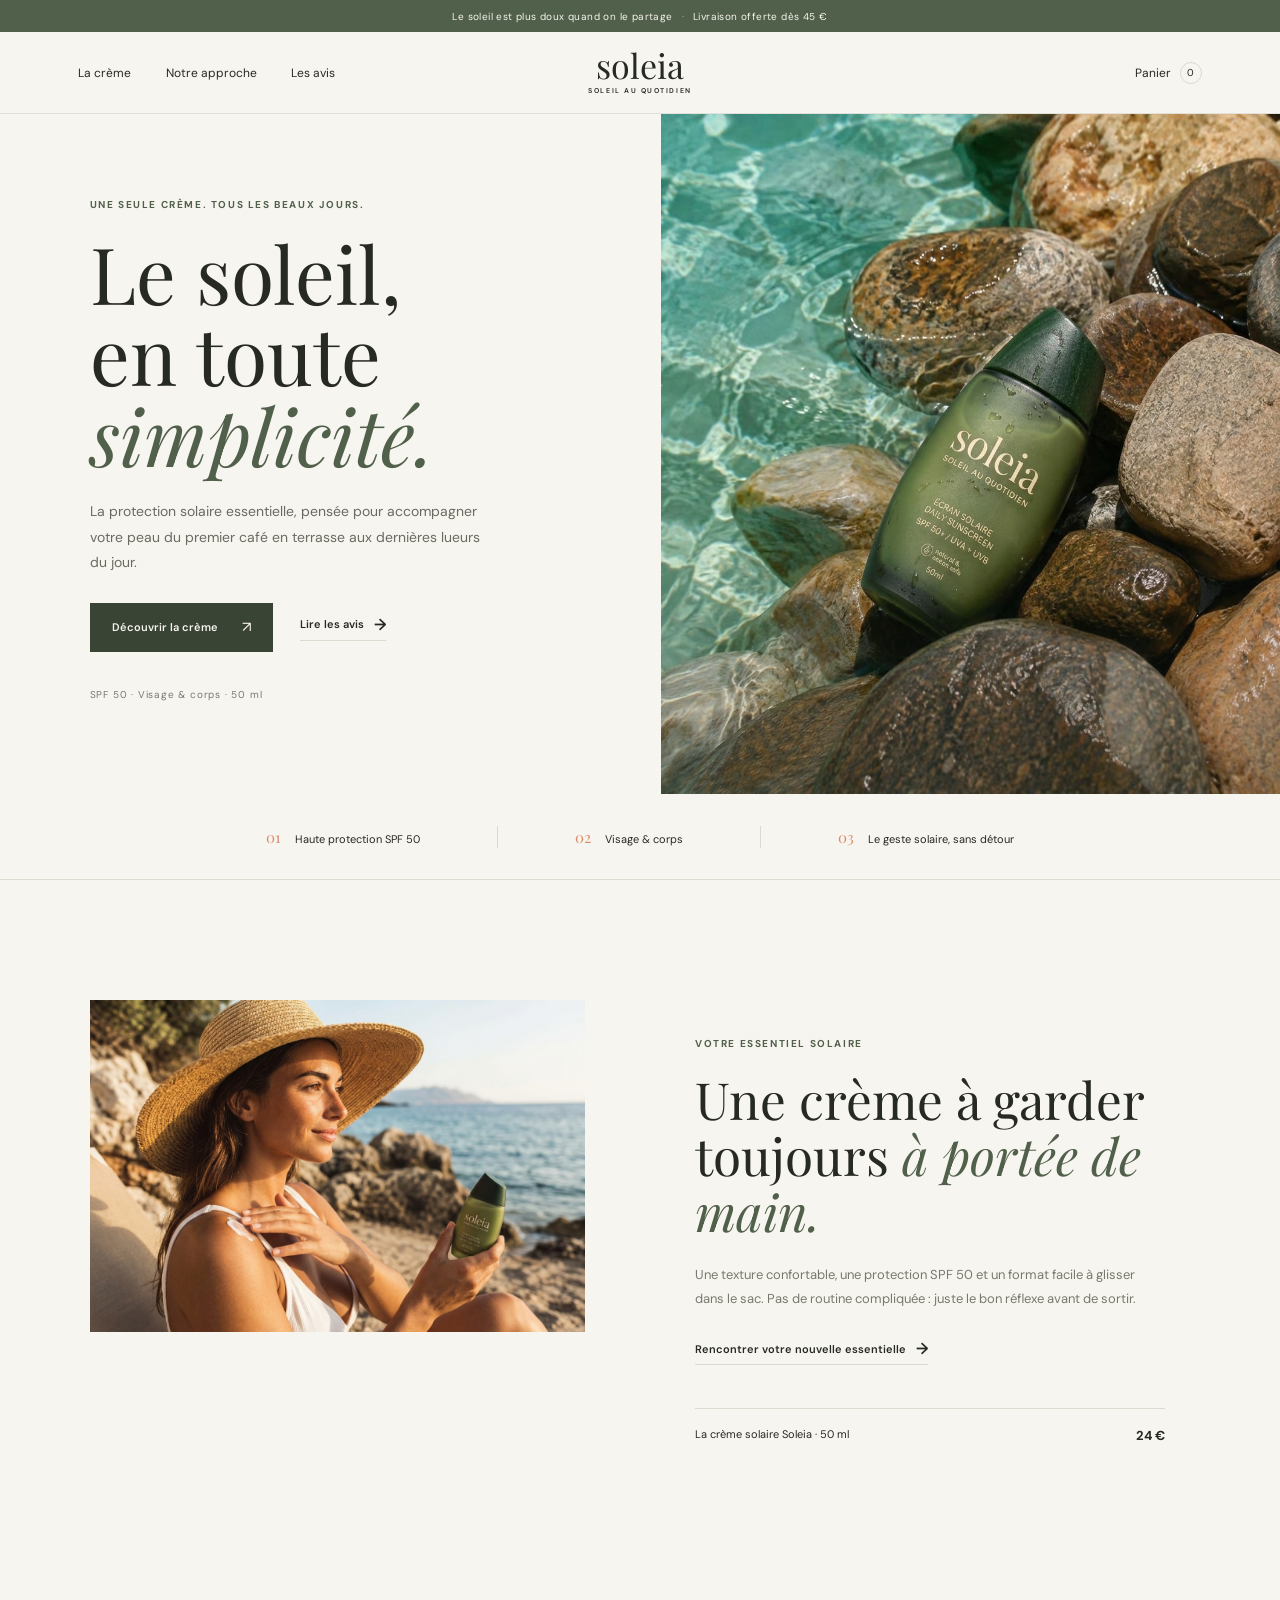
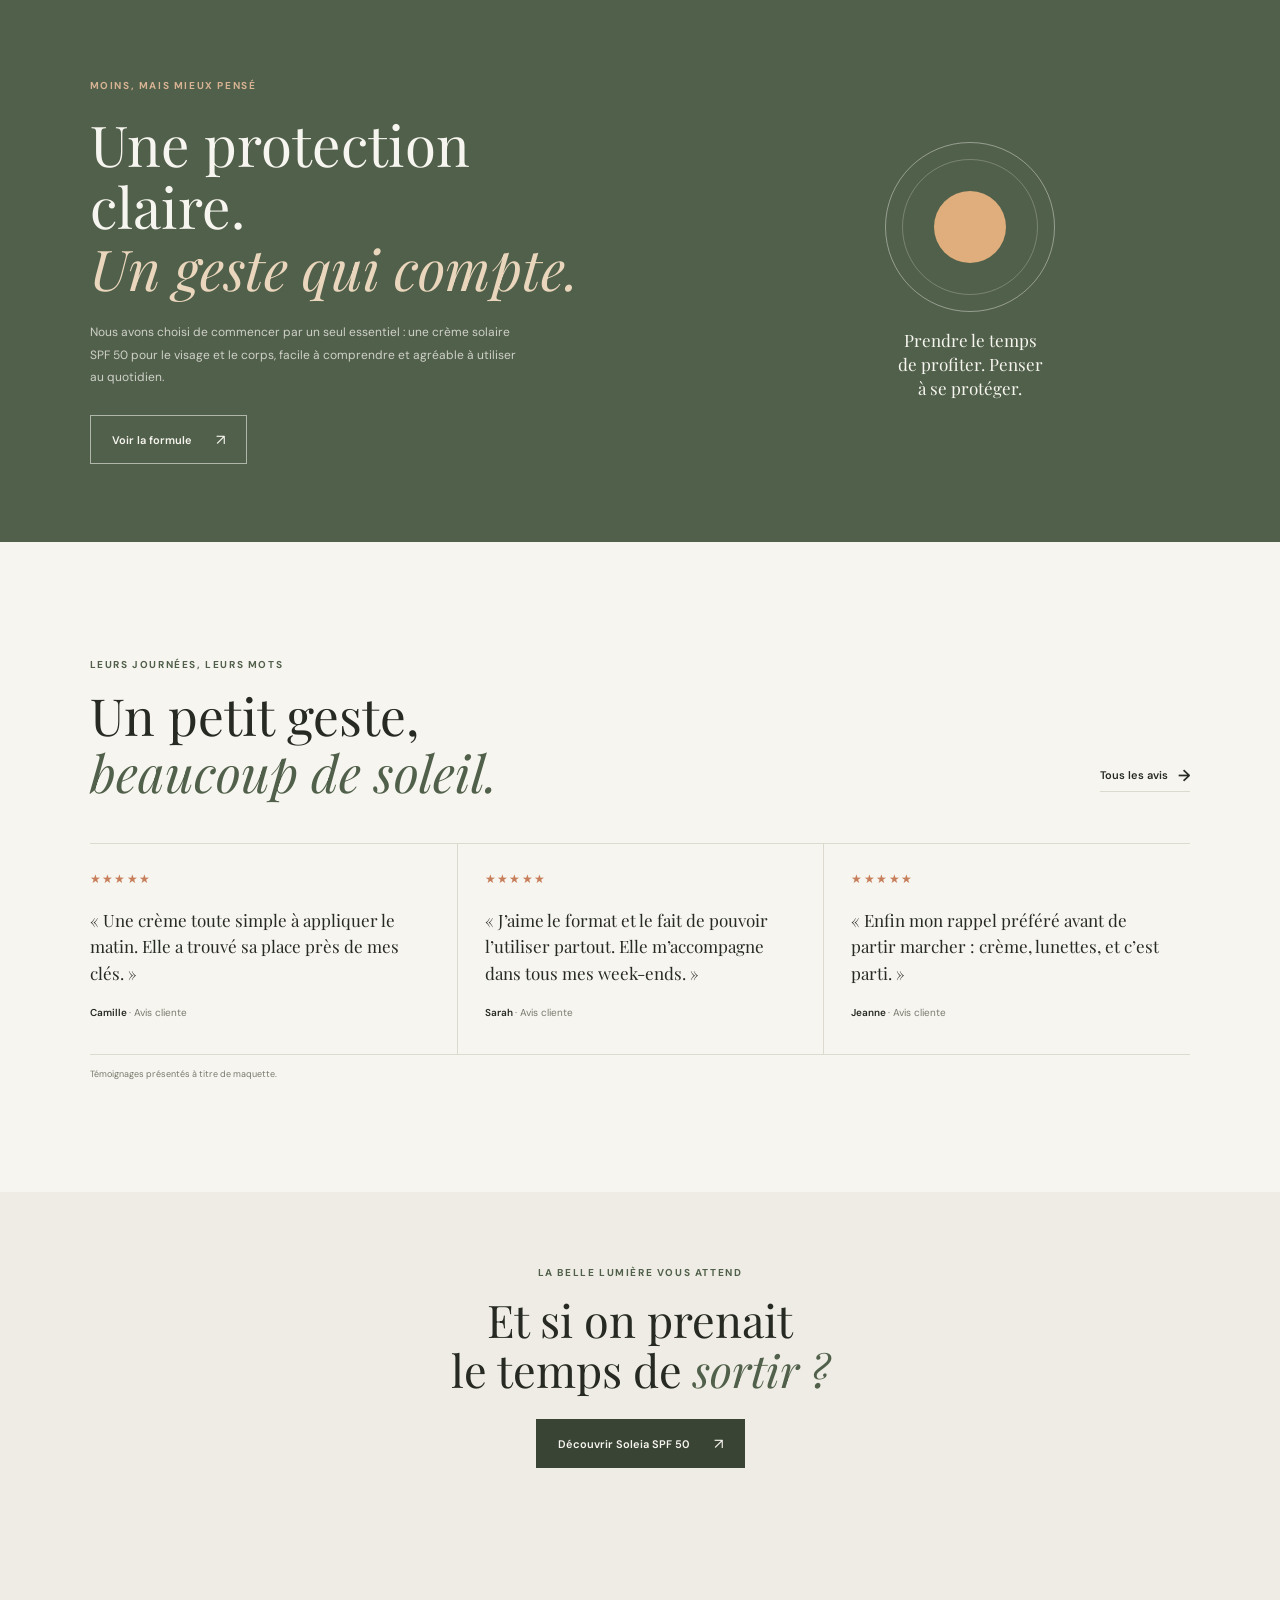
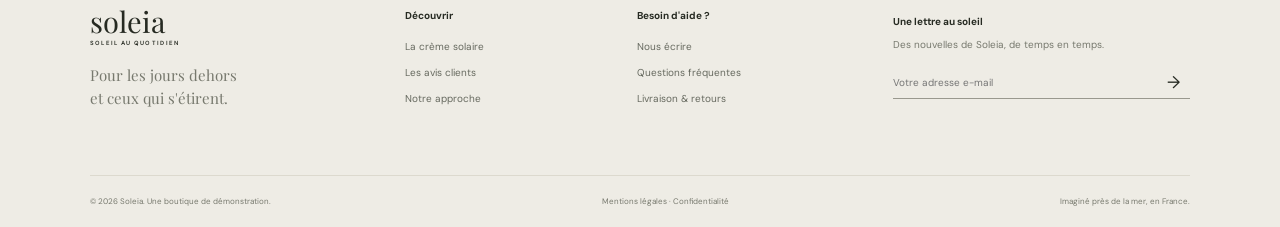
<file: site Lou-Ann/index.html>
<!doctype html>
<html lang="fr">
<head>
  <meta charset="utf-8">
  <meta name="viewport" content="width=device-width, initial-scale=1">
  <meta name="description" content="Soleia, la crème solaire SPF 50 visage & corps pensée pour les journées au soleil. Une protection essentielle, tout simplement.">
  <meta name="theme-color" content="#f7f5ef">
  <title>Soleia — Le soleil, en toute simplicité</title>
  <link rel="preconnect" href="https://fonts.googleapis.com">
  <link rel="preconnect" href="https://fonts.gstatic.com" crossorigin>
  <link href="https://fonts.googleapis.com/css2?family=DM+Sans:wght@400;500;600;700&family=Manrope:wght@400;500;600;700&family=Playfair+Display:wght@400;500&display=swap" rel="stylesheet">
  <link rel="stylesheet" href="styles.css">
  <script src="script.js" defer></script>
</head>
<body>
  <div class="announcement">Le soleil est plus doux quand on le partage <span>·</span> Livraison offerte dès 45 €</div>
  <header class="site-header">
    <button class="menu-toggle" type="button" aria-label="Ouvrir le menu" aria-expanded="false" data-menu-toggle><span></span><span></span></button>
    <nav class="main-nav" aria-label="Navigation principale" data-main-nav>
      <a href="produit.html">La crème</a>
      <a href="index.html#engagement">Notre approche</a>
      <a href="avis.html">Les avis</a>
    </nav>
    <a class="wordmark" href="index.html" aria-label="Soleia, accueil">soleia<span>SOLEIL AU QUOTIDIEN</span></a>
    <button class="cart-trigger" type="button" data-open-cart aria-label="Ouvrir le panier">Panier <span data-cart-count>0</span></button>
  </header>

  <main>
    <section class="home-hero">
      <div class="hero-copy">
        <p class="eyebrow">Une seule crème. Tous les beaux jours.</p>
        <h1>Le soleil,<br>en toute <em>simplicité.</em></h1>
        <p class="hero-intro">La protection solaire essentielle, pensée pour accompagner votre peau du premier café en terrasse aux dernières lueurs du jour.</p>
        <div class="hero-actions">
          <a class="button button-dark" href="produit.html">Découvrir la crème <span aria-hidden="true">↗</span></a>
          <a class="text-link" href="avis.html">Lire les avis <span aria-hidden="true">→</span></a>
        </div>
        <p class="hero-note">SPF 50 · Visage & corps · 50 ml</p>
      </div>
      <div class="hero-visual" role="img" aria-label="Une journée ensoleillée sur la côte méditerranéenne">
        <img class="photo1" src="images/9.jfif" width="100%" height="100%">
      </div>
    </section>

    <section class="benefit-strip" aria-label="Les essentiels Soleia">
      <p><span>01</span> Haute protection SPF 50</p><i aria-hidden="true"></i>
      <p><span>02</span> Visage & corps</p><i aria-hidden="true"></i>
      <p><span>03</span> Le geste solaire, sans détour</p>
    </section>

    <section class="product-intro section-wrap" id="rituel">
      <div class="intro-photo">
        <img class="photo2" src="images/10.jfif" width="100%" height="100%">
      </div>
      <div class="intro-copy">
        <p class="eyebrow">Votre essentiel solaire</p>
        <h2>Une crème à garder<br>toujours <em>à portée de main.</em></h2>
        <p>Une texture confortable, une protection SPF 50 et un format facile à glisser dans le sac. Pas de routine compliquée : juste le bon réflexe avant de sortir.</p>
        <a class="text-link" href="produit.html">Rencontrer votre nouvelle essentielle <span aria-hidden="true">→</span></a>
        <div class="product-price-line"><span>La crème solaire Soleia · 50 ml</span><strong>24 €</strong></div>
      </div>
    </section>

    <section class="approach-band" id="engagement">
      <div class="approach-inner">
        <p class="eyebrow">Moins, mais mieux pensé</p>
        <h2>Une protection claire.<br><em>Un geste qui compte.</em></h2>
        <p>Nous avons choisi de commencer par un seul essentiel : une crème solaire SPF 50 pour le visage et le corps, facile à comprendre et agréable à utiliser au quotidien.</p>
        <a class="button button-outline" href="produit.html">Voir la formule <span aria-hidden="true">↗</span></a>
      </div>
      <div class="approach-side">
        <div class="sun-disc" aria-hidden="true"><span></span></div>
        <p>Prendre le temps<br>de profiter. Penser<br>à se protéger.</p>
      </div>
    </section>

    <section class="reviews-preview section-wrap" id="avis">
      <div class="section-heading">
        <div><p class="eyebrow">Leurs journées, leurs mots</p><h2>Un petit geste,<br><em>beaucoup de soleil.</em></h2></div>
        <a class="text-link" href="avis.html">Tous les avis <span aria-hidden="true">→</span></a>
      </div>
      <div class="review-grid">
        <article class="review-quote"><div class="stars" aria-label="5 étoiles">★★★★★</div><blockquote>« Une crème toute simple à appliquer le matin. Elle a trouvé sa place près de mes clés. »</blockquote><p>Camille <span>· Avis cliente</span></p></article>
        <article class="review-quote"><div class="stars" aria-label="5 étoiles">★★★★★</div><blockquote>« J’aime le format et le fait de pouvoir l’utiliser partout. Elle m’accompagne dans tous mes week-ends. »</blockquote><p>Sarah <span>· Avis cliente</span></p></article>
        <article class="review-quote"><div class="stars" aria-label="5 étoiles">★★★★★</div><blockquote>« Enfin mon rappel préféré avant de partir marcher : crème, lunettes, et c’est parti. »</blockquote><p>Jeanne <span>· Avis cliente</span></p></article>
      </div>
      <p class="review-disclaimer">Témoignages présentés à titre de maquette.</p>
    </section>

    <section class="closing-note">
      <p class="eyebrow">La belle lumière vous attend</p>
      <h2>Et si on prenait<br>le temps de <em>sortir ?</em></h2>
      <a class="button button-dark" href="produit.html">Découvrir Soleia SPF 50 <span aria-hidden="true">↗</span></a>
    </section>
  </main>

  <footer class="site-footer">
    <div class="footer-main">
      <div class="footer-brand"><a class="wordmark" href="index.html">soleia<span>SOLEIL AU QUOTIDIEN</span></a><p>Pour les jours dehors<br>et ceux qui s'étirent.</p></div>
      <div class="footer-links"><p class="footer-title">Découvrir</p><a href="produit.html">La crème solaire</a><a href="avis.html">Les avis clients</a><a href="index.html#engagement">Notre approche</a></div>
      <div class="footer-links"><p class="footer-title">Besoin d'aide ?</p><a href="mailto:bonjour@soleia.fr">Nous écrire</a><a href="produit.html#questions">Questions fréquentes</a><a href="mailto:bonjour@soleia.fr?subject=Livraison">Livraison & retours</a></div>
      <form class="newsletter" data-newsletter><label for="newsletter-email">Une lettre au soleil</label><p>Des nouvelles de Soleia, de temps en temps.</p><div class="newsletter-field"><input id="newsletter-email" type="email" placeholder="Votre adresse e-mail" required><button type="submit" aria-label="S'inscrire">→</button></div><span class="form-message" data-newsletter-message aria-live="polite"></span></form>
    </div>
    <div class="footer-bottom"><span>© 2026 Soleia. Une boutique de démonstration.</span><span><a href="mailto:bonjour@soleia.fr?subject=Mentions%20l%C3%A9gales">Mentions légales</a> · <a href="mailto:bonjour@soleia.fr?subject=Confidentialit%C3%A9">Confidentialité</a></span><span>Imaginé près de la mer, en France.</span></div>
  </footer>

  <dialog class="cart-dialog" data-cart-dialog aria-labelledby="cart-title">
    <div class="cart-head"><div><p class="eyebrow">Votre sélection</p><h2 id="cart-title">Le panier <span data-cart-count>0</span></h2></div><button class="close-button" type="button" data-close-cart aria-label="Fermer le panier">×</button></div>
    <div class="cart-content" data-cart-content></div>
  </dialog>
  <div class="toast" role="status" aria-live="polite" data-toast></div>
</body>
</html>
</file>
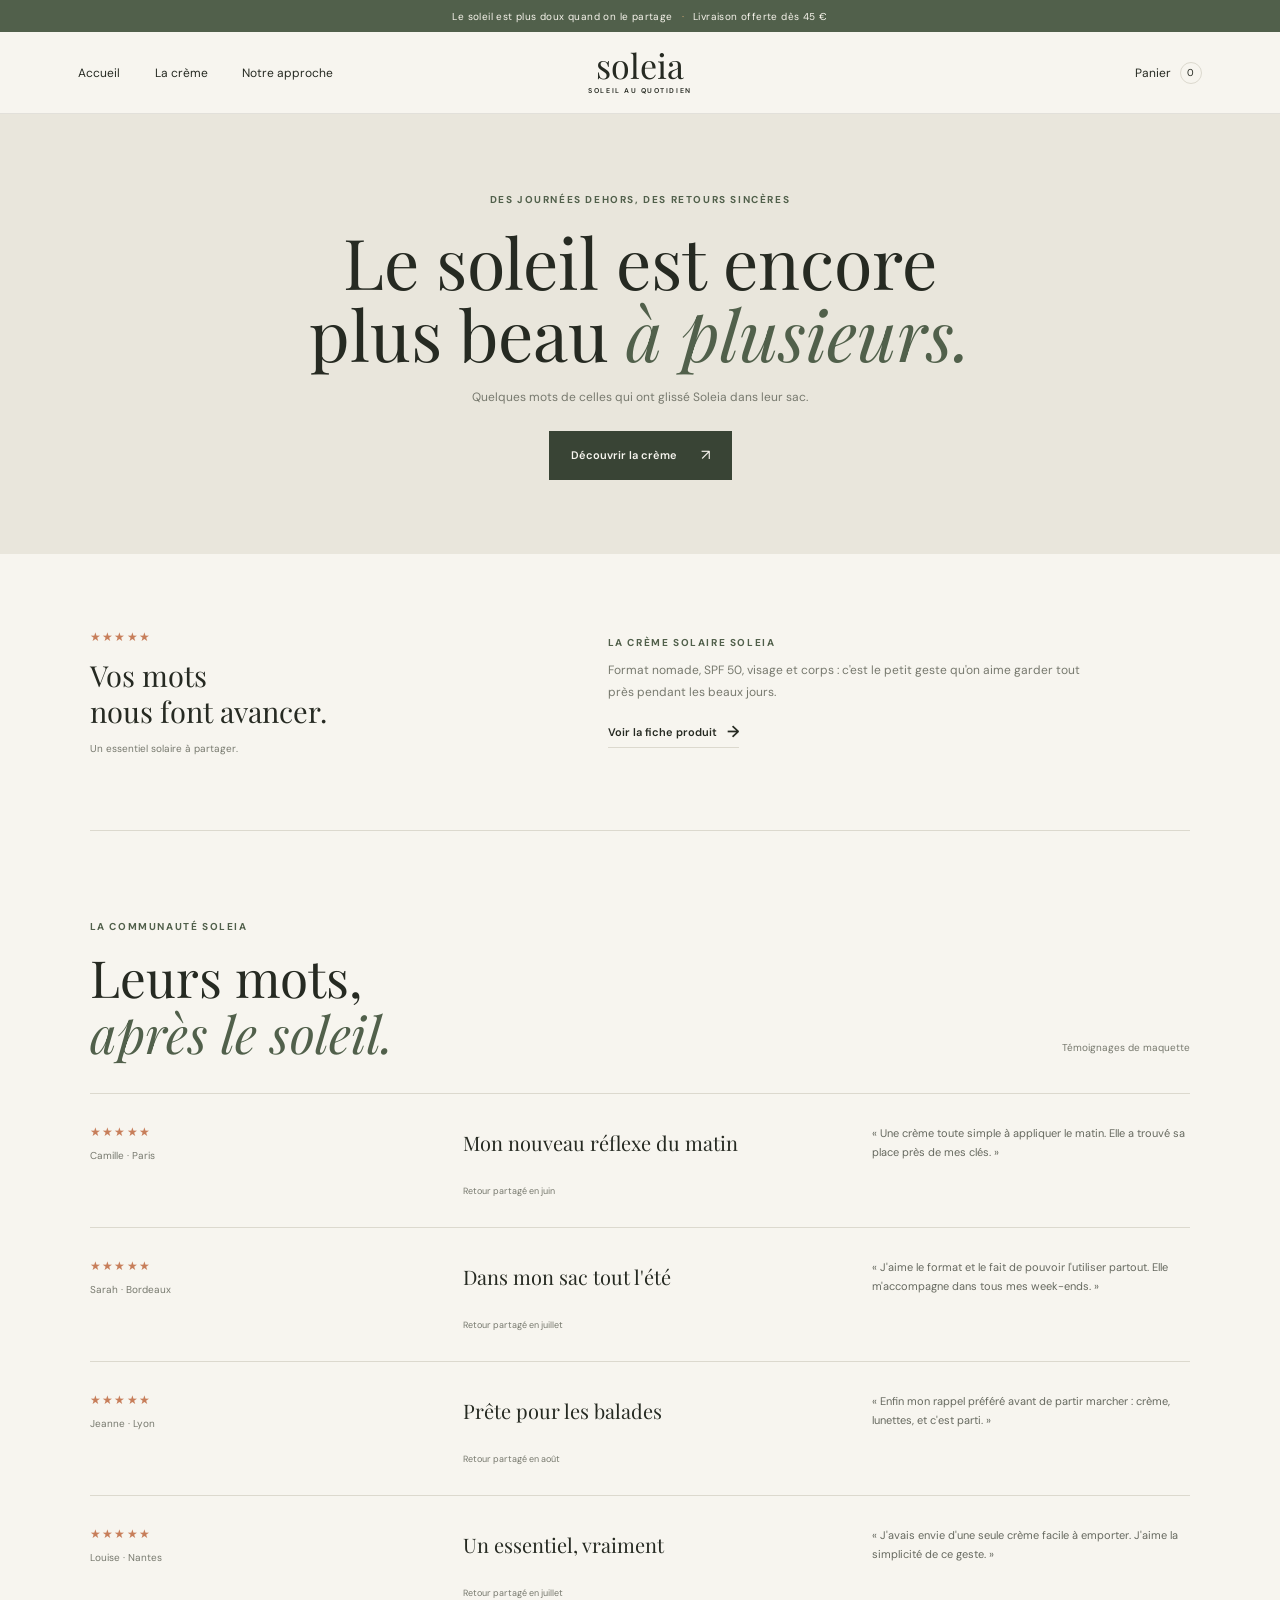
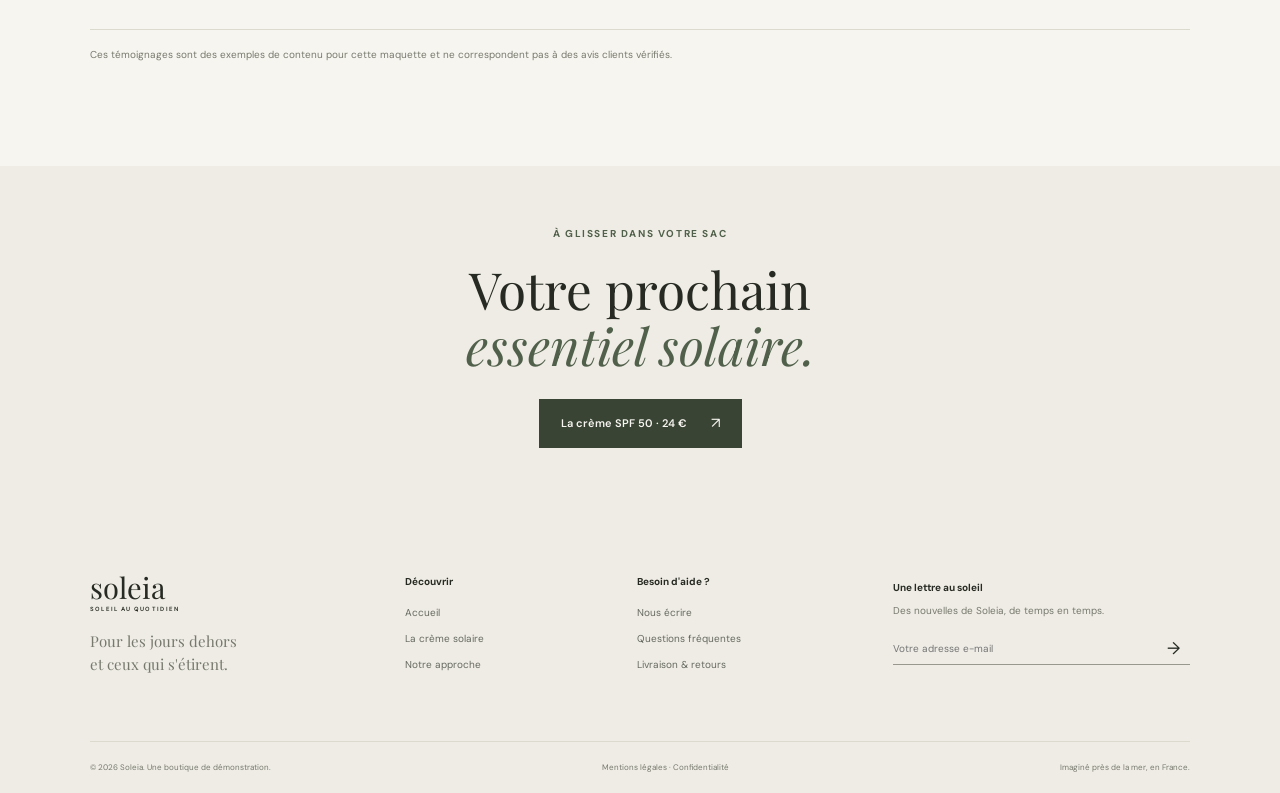
<file: site Lou-Ann/avis.html>
<!doctype html>
<html lang="fr">
<head>
  <meta charset="utf-8">
  <meta name="viewport" content="width=device-width, initial-scale=1">
  <meta name="description" content="Découvrez les avis autour de la crème solaire Soleia SPF 50, pensée pour les journées au soleil.">
  <meta name="theme-color" content="#f7f5ef">
  <title>Les avis clients — Soleia</title>
  <link rel="preconnect" href="https://fonts.googleapis.com">
  <link rel="preconnect" href="https://fonts.gstatic.com" crossorigin>
  <link href="https://fonts.googleapis.com/css2?family=DM+Sans:wght@400;500;600;700&family=Manrope:wght@400;500;600;700&family=Playfair+Display:wght@400;500&display=swap" rel="stylesheet">
  <link rel="stylesheet" href="styles.css">
  <script src="script.js" defer></script>
</head>
<body>
  <div class="announcement">Le soleil est plus doux quand on le partage <span>·</span> Livraison offerte dès 45 €</div>
  <header class="site-header">
    <button class="menu-toggle" type="button" aria-label="Ouvrir le menu" aria-expanded="false" data-menu-toggle><span></span><span></span></button>
    <nav class="main-nav" aria-label="Navigation principale" data-main-nav><a href="index.html">Accueil</a><a href="produit.html">La crème</a><a href="index.html#engagement">Notre approche</a></nav>
    <a class="wordmark" href="index.html" aria-label="Soleia, accueil">soleia<span>SOLEIL AU QUOTIDIEN</span></a>
    <button class="cart-trigger" type="button" data-open-cart aria-label="Ouvrir le panier">Panier <span data-cart-count>0</span></button>
  </header>
  <main>
    <section class="reviews-hero">
      <p class="eyebrow">Des journées dehors, des retours sincères</p>
      <h1>Le soleil est encore<br>plus beau <em>à plusieurs.</em></h1>
      <p>Quelques mots de celles qui ont glissé Soleia dans leur sac.</p>
      <a class="button button-dark" href="produit.html">Découvrir la crème <span aria-hidden="true">↗</span></a>
    </section>
    <section class="review-summary section-wrap">
      <div class="summary-score"><span class="stars" aria-hidden="true">★★★★★</span><strong>Vos mots<br>nous font avancer.</strong><span>Un essentiel solaire à partager.</span></div>
      <div class="summary-note"><p class="eyebrow">La crème solaire Soleia</p><p>Format nomade, SPF 50, visage et corps : c'est le petit geste qu'on aime garder tout près pendant les beaux jours.</p><a class="text-link" href="produit.html">Voir la fiche produit <span>→</span></a></div>
    </section>
    <section class="all-reviews section-wrap">
      <div class="section-heading"><div><p class="eyebrow">La communauté Soleia</p><h2>Leurs mots,<br><em>après le soleil.</em></h2></div><span class="review-count">Témoignages de maquette</span></div>
      <div class="review-list">
        <article class="review-entry"><div class="review-entry-top"><span class="stars" aria-label="5 étoiles">★★★★★</span><span>Camille · Paris</span></div><h3>Mon nouveau réflexe du matin</h3><blockquote>« Une crème toute simple à appliquer le matin. Elle a trouvé sa place près de mes clés. »</blockquote><p class="review-date">Retour partagé en juin</p></article>
        <article class="review-entry"><div class="review-entry-top"><span class="stars" aria-label="5 étoiles">★★★★★</span><span>Sarah · Bordeaux</span></div><h3>Dans mon sac tout l'été</h3><blockquote>« J'aime le format et le fait de pouvoir l'utiliser partout. Elle m'accompagne dans tous mes week-ends. »</blockquote><p class="review-date">Retour partagé en juillet</p></article>
        <article class="review-entry"><div class="review-entry-top"><span class="stars" aria-label="5 étoiles">★★★★★</span><span>Jeanne · Lyon</span></div><h3>Prête pour les balades</h3><blockquote>« Enfin mon rappel préféré avant de partir marcher : crème, lunettes, et c'est parti. »</blockquote><p class="review-date">Retour partagé en août</p></article>
        <article class="review-entry"><div class="review-entry-top"><span class="stars" aria-label="5 étoiles">★★★★★</span><span>Louise · Nantes</span></div><h3>Un essentiel, vraiment</h3><blockquote>« J'avais envie d'une seule crème facile à emporter. J'aime la simplicité de ce geste. »</blockquote><p class="review-date">Retour partagé en juillet</p></article>
      </div>
      <p class="review-disclaimer">Ces témoignages sont des exemples de contenu pour cette maquette et ne correspondent pas à des avis clients vérifiés.</p>
    </section>
    <section class="review-cta"><p class="eyebrow">À glisser dans votre sac</p><h2>Votre prochain<br><em>essentiel solaire.</em></h2><a class="button button-dark" href="produit.html">La crème SPF 50 · 24 € <span>↗</span></a></section>
  </main>
  <footer class="site-footer">
    <div class="footer-main">
      <div class="footer-brand"><a class="wordmark" href="index.html">soleia<span>SOLEIL AU QUOTIDIEN</span></a><p>Pour les jours dehors<br>et ceux qui s'étirent.</p></div>
      <div class="footer-links"><p class="footer-title">Découvrir</p><a href="index.html">Accueil</a><a href="produit.html">La crème solaire</a><a href="index.html#engagement">Notre approche</a></div>
      <div class="footer-links"><p class="footer-title">Besoin d'aide ?</p><a href="mailto:bonjour@soleia.fr">Nous écrire</a><a href="produit.html#questions">Questions fréquentes</a><a href="mailto:bonjour@soleia.fr?subject=Livraison">Livraison & retours</a></div>
      <form class="newsletter" data-newsletter><label for="newsletter-email">Une lettre au soleil</label><p>Des nouvelles de Soleia, de temps en temps.</p><div class="newsletter-field"><input id="newsletter-email" type="email" placeholder="Votre adresse e-mail" required><button type="submit" aria-label="S'inscrire">→</button></div><span class="form-message" data-newsletter-message aria-live="polite"></span></form>
    </div>
    <div class="footer-bottom"><span>© 2026 Soleia. Une boutique de démonstration.</span><span><a href="mailto:bonjour@soleia.fr?subject=Mentions%20l%C3%A9gales">Mentions légales</a> · <a href="mailto:bonjour@soleia.fr?subject=Confidentialit%C3%A9">Confidentialité</a></span><span>Imaginé près de la mer, en France.</span></div>
  </footer>
  <dialog class="cart-dialog" data-cart-dialog aria-labelledby="cart-title"><div class="cart-head"><div><p class="eyebrow">Votre sélection</p><h2 id="cart-title">Le panier <span data-cart-count>0</span></h2></div><button class="close-button" type="button" data-close-cart aria-label="Fermer le panier">×</button></div><div class="cart-content" data-cart-content></div></dialog>
  <div class="toast" role="status" aria-live="polite" data-toast></div>
</body>
</html>
</file>
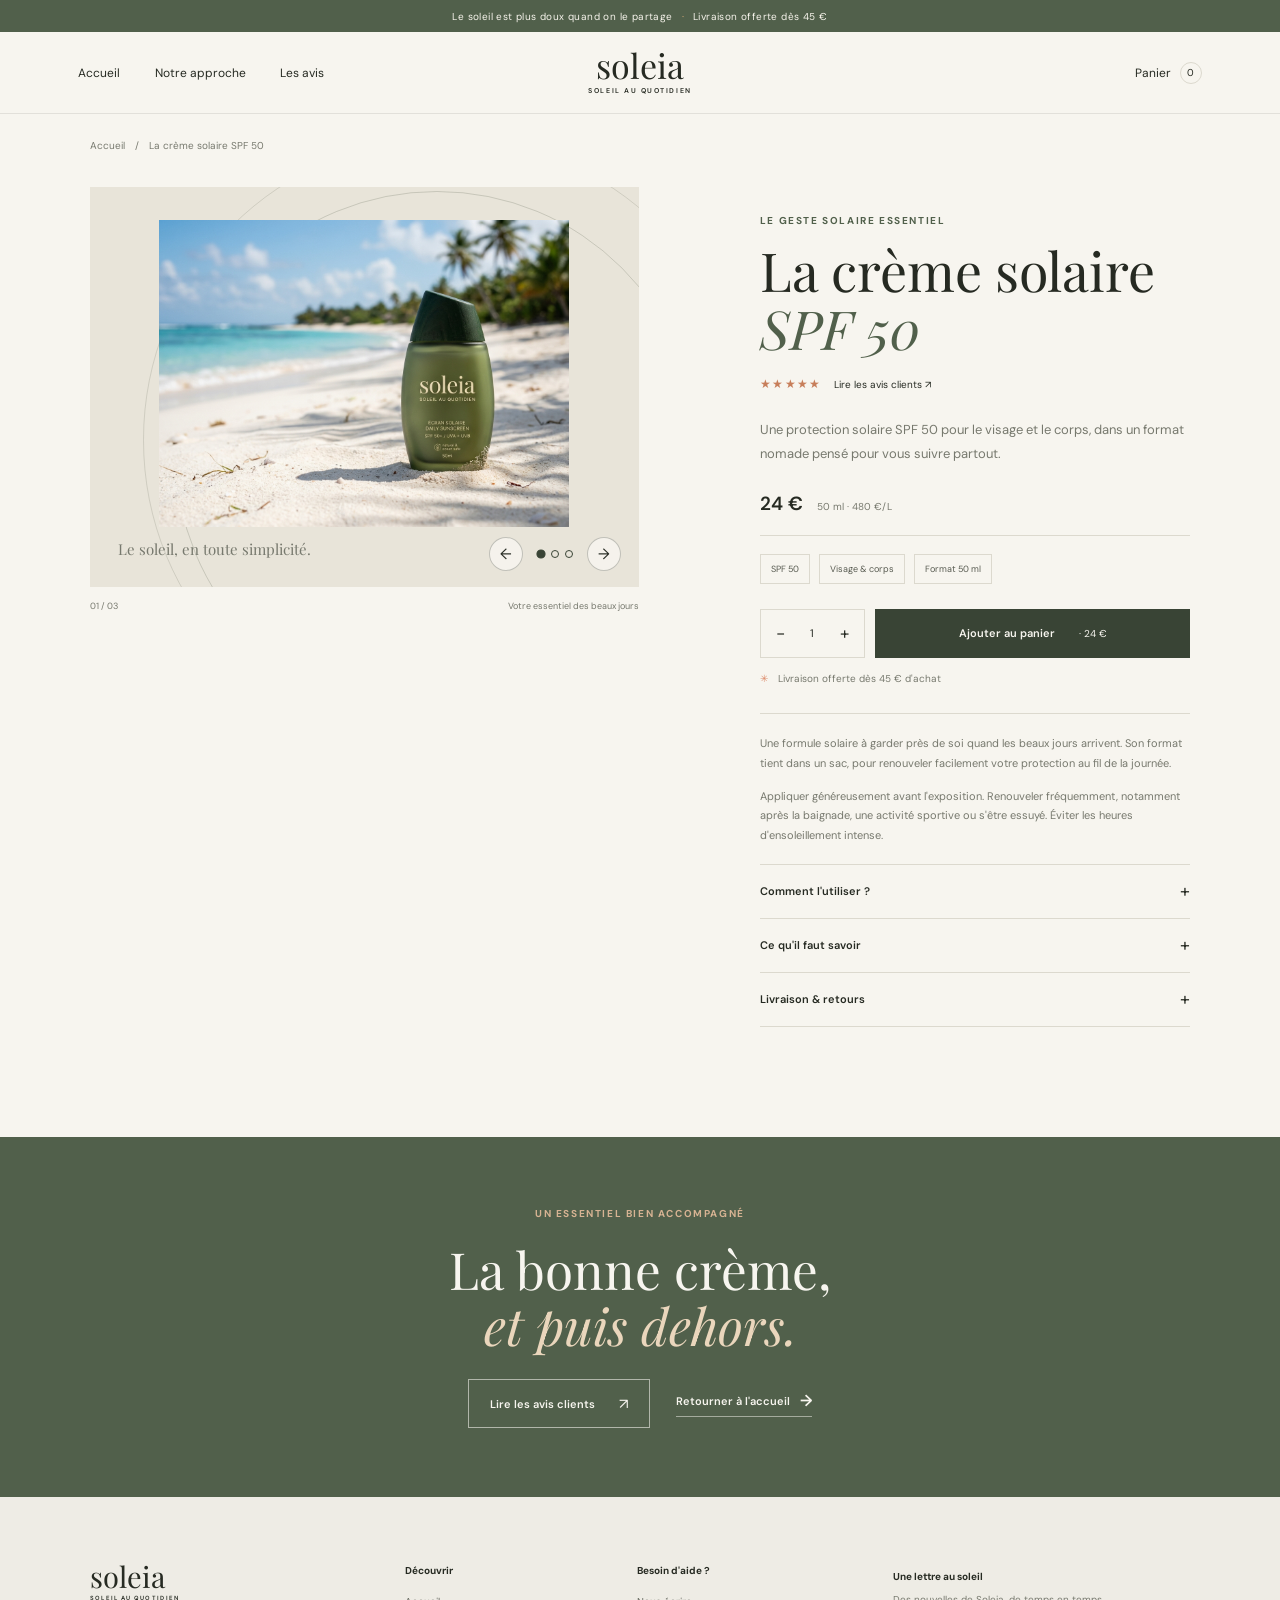
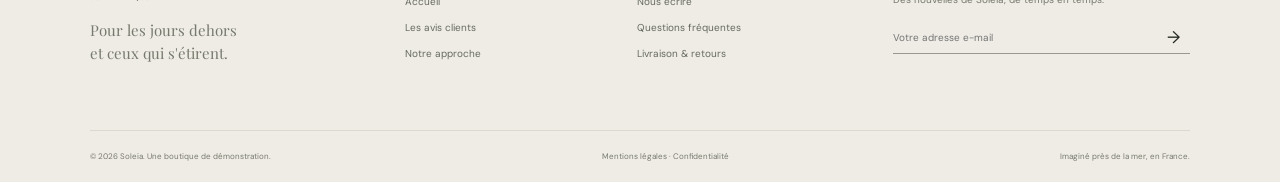
<file: site Lou-Ann/produit.html>
<!doctype html>
<html lang="fr">
<head>
  <meta charset="utf-8">
  <meta name="viewport" content="width=device-width, initial-scale=1">
  <meta name="description" content="Découvrez la crème solaire Soleia SPF 50 visage et corps : votre essentiel des journées ensoleillées, en format 50 ml.">
  <meta name="theme-color" content="#f7f5ef">
  <title>La crème solaire SPF 50 — Soleia</title>
  <link rel="preconnect" href="https://fonts.googleapis.com">
  <link rel="preconnect" href="https://fonts.gstatic.com" crossorigin>
  <link href="https://fonts.googleapis.com/css2?family=DM+Sans:wght@400;500;600;700&family=Manrope:wght@400;500;600;700&family=Playfair+Display:wght@400;500&display=swap" rel="stylesheet">
  <link rel="stylesheet" href="styles.css">
  <script src="script.js" defer></script>
</head>
<body>
  <div class="announcement">Le soleil est plus doux quand on le partage <span>·</span> Livraison offerte dès 45 €</div>
  <header class="site-header">
    <button class="menu-toggle" type="button" aria-label="Ouvrir le menu" aria-expanded="false" data-menu-toggle><span></span><span></span></button>
    <nav class="main-nav" aria-label="Navigation principale" data-main-nav><a href="index.html">Accueil</a><a href="index.html#engagement">Notre approche</a><a href="avis.html">Les avis</a></nav>
    <a class="wordmark" href="index.html" aria-label="Soleia, accueil">soleia<span>SOLEIL AU QUOTIDIEN</span></a>
    <button class="cart-trigger" type="button" data-open-cart aria-label="Ouvrir le panier">Panier <span data-cart-count>0</span></button>
  </header>
  <main>
    <nav class="breadcrumbs" aria-label="Fil d'Ariane"><a href="index.html">Accueil</a><span aria-hidden="true">/</span><span>La crème solaire SPF 50</span></nav>
    <section class="product-page section-wrap">
      <div class="product-gallery">
        <div class="product-stage" data-carousel role="region" aria-roledescription="carrousel" aria-label="Images de la crème solaire Soleia">
          <div class="carousel-track">
            <figure class="carousel-slide is-active" data-carousel-slide>
              <img src="images/8.jfif">
            </figure>
            <figure class="carousel-slide" data-carousel-slide aria-hidden="true">
              <img src="images/7.jpeg">
            </figure>
            <figure class="carousel-slide" data-carousel-slide aria-hidden="true">
              <img src="images/2.jpeg">
            </figure>
          </div>
          <span class="stage-caption">Le soleil, en toute simplicité.</span>
          <div class="carousel-controls" aria-label="Commandes des images">
            <button class="carousel-arrow" type="button" data-carousel-prev aria-label="Image précédente">←</button>
            <div class="carousel-dots" data-carousel-dots aria-label="Choisir une image"></div>
            <button class="carousel-arrow" type="button" data-carousel-next aria-label="Image suivante">→</button>
          </div>
        </div>
        <div class="gallery-caption"><span><span data-carousel-current>01</span> / <span data-carousel-count>03</span></span><span>Votre essentiel des beaux jours</span></div>
      </div>
      <div class="product-details">
        <p class="eyebrow">Le geste solaire essentiel</p>
        <h1>La crème solaire<br><em>SPF 50</em></h1>
        <a class="rating-link" href="avis.html"><span class="stars" aria-hidden="true">★★★★★</span><span>Lire les avis clients <span aria-hidden="true">↗</span></span></a>
        <p class="product-lead">Une protection solaire SPF 50 pour le visage et le corps, dans un format nomade pensé pour vous suivre partout.</p>
        <div class="product-price"><strong>24 €</strong><span>50 ml · 480 €/L</span></div>
        <div class="product-attributes"><span>SPF 50</span><span>Visage & corps</span><span>Format 50 ml</span></div>
        <div class="buy-row"><div class="quantity-control" aria-label="Quantité"><button type="button" data-quantity-minus aria-label="Diminuer la quantité">−</button><output data-quantity>1</output><button type="button" data-quantity-plus aria-label="Augmenter la quantité">+</button></div><button class="button button-dark add-button" type="button" data-add-to-cart>Ajouter au panier <span>· 24 €</span></button></div>
        <p class="shipping-note"><span aria-hidden="true">✳</span> Livraison offerte dès 45 € d'achat</p>
        <div class="product-description"><p>Une formule solaire à garder près de soi quand les beaux jours arrivent. Son format tient dans un sac, pour renouveler facilement votre protection au fil de la journée.</p><p>Appliquer généreusement avant l'exposition. Renouveler fréquemment, notamment après la baignade, une activité sportive ou s'être essuyé. Éviter les heures d'ensoleillement intense.</p></div>
        <div class="product-accordions">
          <details><summary>Comment l'utiliser ?</summary><p>Appliquez généreusement sur le visage et le corps avant l'exposition. Renouvelez fréquemment, en particulier après la baignade, une activité sportive ou vous être essuyé. Une quantité insuffisante réduit le niveau de protection.</p></details>
          <details><summary>Ce qu'il faut savoir</summary><p>Protection SPF 50. Format 50 ml, facile à emporter. Le SPF ne dispense pas des précautions d'usage : vêtements, ombre et limitation de l'exposition aux heures les plus intenses.</p></details>
          <details id="questions"><summary>Livraison & retours</summary><p>Livraison offerte en France dès 45 € d'achat. Pour une question sur votre commande, écrivez-nous à <a href="mailto:bonjour@soleia.fr">bonjour@soleia.fr</a>.</p></details>
        </div>
      </div>
    </section>
    <section class="product-bottom-band"><p class="eyebrow">Un essentiel bien accompagné</p><h2>La bonne crème,<br><em>et puis dehors.</em></h2><div><a class="button button-outline" href="avis.html">Lire les avis clients <span>↗</span></a><a class="text-link" href="index.html">Retourner à l'accueil <span>→</span></a></div></section>
  </main>
  <footer class="site-footer">
    <div class="footer-main">
      <div class="footer-brand"><a class="wordmark" href="index.html">soleia<span>SOLEIL AU QUOTIDIEN</span></a><p>Pour les jours dehors<br>et ceux qui s'étirent.</p></div>
      <div class="footer-links"><p class="footer-title">Découvrir</p><a href="index.html">Accueil</a><a href="avis.html">Les avis clients</a><a href="index.html#engagement">Notre approche</a></div>
      <div class="footer-links"><p class="footer-title">Besoin d'aide ?</p><a href="mailto:bonjour@soleia.fr">Nous écrire</a><a href="#questions">Questions fréquentes</a><a href="mailto:bonjour@soleia.fr?subject=Livraison">Livraison & retours</a></div>
      <form class="newsletter" data-newsletter><label for="newsletter-email">Une lettre au soleil</label><p>Des nouvelles de Soleia, de temps en temps.</p><div class="newsletter-field"><input id="newsletter-email" type="email" placeholder="Votre adresse e-mail" required><button type="submit" aria-label="S'inscrire">→</button></div><span class="form-message" data-newsletter-message aria-live="polite"></span></form>
    </div>
    <div class="footer-bottom"><span>© 2026 Soleia. Une boutique de démonstration.</span><span><a href="mailto:bonjour@soleia.fr?subject=Mentions%20l%C3%A9gales">Mentions légales</a> · <a href="mailto:bonjour@soleia.fr?subject=Confidentialit%C3%A9">Confidentialité</a></span><span>Imaginé près de la mer, en France.</span></div>
  </footer>
  <dialog class="cart-dialog" data-cart-dialog aria-labelledby="cart-title"><div class="cart-head"><div><p class="eyebrow">Votre sélection</p><h2 id="cart-title">Le panier <span data-cart-count>0</span></h2></div><button class="close-button" type="button" data-close-cart aria-label="Fermer le panier">×</button></div><div class="cart-content" data-cart-content></div></dialog>
  <div class="toast" role="status" aria-live="polite" data-toast></div>
</body>
</html>
</file>
<file: site Lou-Ann/styles.css>
@import url('https://fonts.googleapis.com/css2?family=DM+Sans:wght@400;500;600;700&family=Playfair+Display:ital,wght@0,400;0,500;1,400;1,500&display=swap');

:root {
  --paper: #f7f5ef;
  --paper-deep: #eeece4;
  --ink: #262a22;
  --muted: #77796e;
  --olive: #51604b;
  --olive-dark: #394435;
  --coral: #dd8a69;
  --line: #dcd9ce;
  --serif: 'Playfair Display', Georgia, serif;
  --sans: 'DM Sans', 'Manrope', sans-serif;
  color: var(--ink);
  background: var(--paper);
  font-family: var(--sans);
  font-synthesis: none;
  text-rendering: optimizeLegibility;
}

* { box-sizing: border-box; }
html { scroll-behavior: smooth; }
body { margin: 0; min-width: 320px; background: var(--paper); }
button, input { font: inherit; }
button, a { -webkit-tap-highlight-color: transparent; }
a { color: inherit; text-decoration: none; }
button { color: inherit; }
::selection { color: var(--paper); background: var(--olive); }

.announcement { display: flex; min-height: 32px; align-items: center; justify-content: center; gap: 9px; padding: 7px 18px; color: #f8f5ed; background: var(--olive); font-size: 10px; letter-spacing: .04em; text-align: center; }
.announcement span { color: #dbad79; }
.site-header { position: relative; z-index: 5; display: grid; grid-template-columns: 1fr auto 1fr; align-items: center; min-height: 82px; padding: 0 6.1vw; border-bottom: 1px solid rgba(38,42,34,.1); background: var(--paper); }
.main-nav { display: flex; align-items: center; gap: clamp(18px, 2.7vw, 42px); }
.main-nav a, .cart-trigger { font-size: 12px; transition: color .2s ease; }
.main-nav a:hover, .cart-trigger:hover { color: var(--coral); }
.wordmark { display: inline-flex; flex-direction: column; align-items: center; justify-self: center; font-family: var(--serif); font-size: 34px; line-height: .84; letter-spacing: 0; }
.wordmark span { margin-top: 8px; font-family: var(--sans); font-size: 7px; font-weight: 600; letter-spacing: .22em; }
.cart-trigger { justify-self: end; padding: 10px 0 10px 12px; border: 0; background: transparent; cursor: pointer; }
.cart-trigger span { display: inline-grid; width: 22px; height: 22px; margin-left: 6px; place-items: center; border: 1px solid var(--line); border-radius: 50%; font-size: 10px; }
.menu-toggle { display: none; }

.home-hero { display: grid; min-height: min(680px, calc(100svh - 114px)); grid-template-columns: 48% 52%; padding-left: max(7vw, calc((100vw - 1280px)/2)); overflow: hidden; }
.hero-copy { display: flex; flex-direction: column; align-items: flex-start; justify-content: center; padding: 80px 8% 90px 0; animation: arrive .7s ease both; }
.eyebrow { margin: 0 0 20px; color: var(--olive); font-size: 10px; font-weight: 700; letter-spacing: .16em; line-height: 1.5; text-transform: uppercase; }
h1, h2, h3, p { margin-top: 0; }
.hero-copy h1, .reviews-hero h1 { margin: 0; font-family: var(--serif); font-size: clamp(48px, 6.15vw, 82px); font-weight: 400; line-height: 1.03; }
h1 em, h2 em { color: var(--olive); font-weight: 400; }
.hero-intro { max-width: 410px; margin: 24px 0 28px; color: #696b61; font-size: 14px; line-height: 1.8; }
.hero-actions { display: flex; align-items: center; gap: 27px; }
.button { display: inline-flex; min-height: 49px; align-items: center; justify-content: center; gap: 24px; padding: 0 21px; border: 1px solid transparent; font-size: 11px; font-weight: 600; transition: background .2s ease, color .2s ease, border-color .2s ease; cursor: pointer; }
.button span { font-size: 15px; font-weight: 400; }
.button-dark { color: var(--paper); background: var(--olive-dark); }
.button-dark:hover { background: var(--coral); }
.button-outline { color: var(--paper); border-color: rgba(247,245,239,.58); background: transparent; }
.button-outline:hover { color: var(--ink); background: var(--paper); }
.text-link { display: inline-flex; align-items: center; gap: 10px; padding-bottom: 5px; border-bottom: 1px solid var(--line); font-size: 11px; font-weight: 600; }
.text-link span { font-size: 16px; transition: transform .2s ease; }
.text-link:hover span { transform: translateX(3px); }
.hero-note { margin: 36px 0 0; color: var(--muted); font-size: 10px; letter-spacing: .08em; }
.hero-visual { position: relative; min-height: 580px; overflow: hidden; background: #b8c8bf; }
.hero-image { position: absolute; inset: 0; background: linear-gradient(90deg, rgba(31,48,41,.05), transparent 55%), url('https://images.unsplash.com/photo-1507525428034-b723cf961d3e?auto=format&fit=crop&w=1600&q=85') center 48%/cover; animation: image-arrive 1.1s ease both; }
.hero-visual::after { position: absolute; inset: 0; background: linear-gradient(0deg, rgba(28,42,36,.28), transparent 43%); content: ''; }
.sun-stamp { position: absolute; z-index: 1; top: 10%; right: 11%; display: flex; width: 93px; height: 93px; flex-direction: column; align-items: center; justify-content: center; border: 1px solid rgba(255,255,255,.72); border-radius: 50%; color: white; text-align: center; transform: rotate(9deg); }
.sun-stamp span { font-size: 6px; letter-spacing: .13em; }
.sun-stamp strong { margin: 3px 0; font-family: var(--serif); font-size: 21px; font-weight: 400; line-height: .95; }
.tube { position: relative; display: flex; flex-direction: column; align-items: center; filter: drop-shadow(16px 23px 16px rgba(54,47,38,.19)); }
.tube-hero { position: absolute; z-index: 2; top: 50%; left: 50%; width: 176px; height: 314px; transform: translate(-50%,-48%) rotate(-5deg); }
.tube-cap { position: absolute; z-index: 2; bottom: -27px; width: 73px; height: 33px; border-radius: 3px 3px 10px 10px; background: #ded8c8; box-shadow: inset 0 -4px 0 rgba(71,65,52,.08); }
.tube-print { position: relative; display: flex; width: 100%; height: 100%; flex-direction: column; align-items: center; padding: 26px 10px 22px; clip-path: polygon(0 0,100% 0,88% 88%,76% 96%,24% 96%,12% 88%); color: #423f35; background: #f4e9d8; box-shadow: inset -11px 0 18px rgba(98,78,56,.08); text-align: center; }
.tube-print::after { position: absolute; top: 0; right: 12%; width: 1px; height: 87%; background: rgba(114,90,65,.13); content: ''; }
.tube-brand { font-family: var(--serif); font-size: 29px; line-height: 1; }
.tube-small { margin-top: 15px; font-size: 6px; letter-spacing: .15em; }
.tube-title { margin-top: 15px; font-family: var(--serif); font-size: 22px; line-height: 1.05; }
.tube-spf { margin-top: 10px; padding: 4px 12px; border: 1px solid #8d8a72; border-radius: 50%; font-size: 10px; letter-spacing: .08em; }
.tube-bottom { margin-top: auto; font-size: 6px; line-height: 1.7; letter-spacing: .13em; }
.image-caption { position: absolute; z-index: 2; right: 8%; bottom: 5%; margin: 0; color: #fff; font-family: var(--serif); font-size: 16px; line-height: 1.45; text-align: right; }

.benefit-strip { display: flex; min-height: 86px; align-items: center; justify-content: center; gap: clamp(25px, 6vw, 91px); border-bottom: 1px solid var(--line); }
.benefit-strip p { margin: 0; font-size: 11px; }
.benefit-strip p span { margin-right: 11px; color: var(--coral); font-family: var(--serif); font-size: 15px; }
.benefit-strip i { width: 1px; height: 22px; background: var(--line); }
.section-wrap { width: min(1120px, 86vw); margin: 0 auto; }
.product-intro { display: grid; grid-template-columns: 1fr 1fr; align-items: center; gap: 10%; padding-top: 120px; padding-bottom: 120px; }
.intro-photo { position: relative; min-height: 480px; background; }
.photo-label { position: absolute; right: 0; bottom: 0; padding: 13px 17px; color: var(--ink); background: var(--paper); font-size: 9px; letter-spacing: .05em; }
.intro-copy { max-width: 470px; }
.intro-copy h2, .section-heading h2, .approach-inner h2, .closing-note h2, .product-bottom-band h2, .review-cta h2 { margin: 0; font-family: var(--serif); font-size: clamp(36px, 4vw, 53px); font-weight: 400; line-height: 1.1; }
.intro-copy > p:not(.eyebrow) { margin: 23px 0 25px; color: var(--muted); font-size: 13px; line-height: 1.9; }
.product-price-line { display: flex; justify-content: space-between; margin-top: 43px; padding-top: 18px; border-top: 1px solid var(--line); font-size: 11px; }
.product-price-line strong { font-size: 13px; }
.approach-band { display: grid; min-height: 436px; grid-template-columns: 1fr 40%; align-items: center; padding: 78px max(7vw, calc((100vw - 1120px)/2)); color: var(--paper); background: var(--olive); }
.approach-inner { max-width: 540px; }
.approach-inner .eyebrow { color: #d7b393; }
.approach-inner h2 { font-size: clamp(39px, 4.4vw, 57px); }
.approach-inner h2 em { color: #ead6bc; }
.approach-inner > p:not(.eyebrow) { max-width: 430px; margin: 22px 0 26px; color: rgba(247,245,239,.76); font-size: 12px; line-height: 1.9; }
.approach-side { display: flex; flex-direction: column; align-items: center; justify-content: center; gap: 17px; }
.sun-disc { position: relative; display: grid; width: 170px; height: 170px; place-items: center; }
.sun-disc::before, .sun-disc::after, .sun-disc span { position: absolute; content: ''; }
.sun-disc::before { inset: 0; border: 1px solid rgba(247,245,239,.42); border-radius: 50%; }
.sun-disc::after { inset: 17px; border: 1px solid rgba(247,245,239,.24); border-radius: 50%; }
.sun-disc span { width: 72px; height: 72px; border-radius: 50%; background: #dfae7c; }
.approach-side p { margin: 0; font-family: var(--serif); font-size: 17px; line-height: 1.4; text-align: center; }
.reviews-preview { padding-top: 115px; padding-bottom: 112px; }
.section-heading { display: flex; align-items: end; justify-content: space-between; margin-bottom: 43px; }
.section-heading .eyebrow { margin-bottom: 15px; }
.section-heading .text-link { margin-bottom: 8px; }
.review-grid { display: grid; grid-template-columns: repeat(3,1fr); border-top: 1px solid var(--line); border-bottom: 1px solid var(--line); }
.review-quote { min-height: 210px; padding: 27px 27px 24px 0; }
.review-quote + .review-quote { padding-left: 27px; border-left: 1px solid var(--line); }
.stars { color: #c77e5a; font-size: 12px; letter-spacing: .12em; }
.review-quote blockquote { margin: 20px 0 20px; font-family: var(--serif); font-size: 17px; line-height: 1.55; }
.review-quote > p { margin: 0; font-size: 10px; font-weight: 600; }
.review-quote > p span { color: var(--muted); font-weight: 400; }
.review-disclaimer { margin: 13px 0 0; color: var(--muted); font-size: 9px; }
.closing-note { display: flex; min-height: 350px; flex-direction: column; align-items: center; justify-content: center; padding: 65px 20px; background: var(--paper-deep); text-align: center; }
.closing-note .eyebrow { margin-bottom: 15px; }
.closing-note h2 { margin-bottom: 25px; font-size: 45px; }

.breadcrumbs { display: flex; gap: 10px; width: min(1120px, 86vw); margin: 0 auto; padding: 25px 0 15px; color: var(--muted); font-size: 10px; }
.breadcrumbs a:hover { color: var(--coral); }
.product-page { display: grid; grid-template-columns: 1.02fr .8fr; gap: 11%; padding-top: 20px; padding-bottom: 110px; }
.product-gallery { min-width: 0; }
.product-stage { position: relative; min-height: 400px; overflow: hidden; background: #e8e4d9; }
.product-stage::before { position: absolute; right: -11%; bottom: -32%; width: 95%; aspect-ratio: 1; border: 1px solid rgba(82,91,72,.22); border-radius: 50%; content: ''; }
.product-stage::after { position: absolute; right: -20%; bottom: -39%; width: 110%; aspect-ratio: 1; border: 1px solid rgba(82,91,72,.17); border-radius: 50%; content: ''; }
.stage-sun { position: absolute; top: 14%; right: 17%; width: 110px; height: 110px; border-radius: 50%; background: #dca980; opacity: .8; }
.carousel-track { position: absolute; z-index: 1; inset: 0; }
.carousel-slide { position: absolute; inset: 0; display: grid; margin: 0; place-items: center; opacity: 0; pointer-events: none; transition: opacity .55s ease; }
.carousel-slide.is-active { z-index: 1; opacity: 1; pointer-events: auto; }
.carousel-slide img { position: absolute; inset: 0; width: 100%; height: 100%; padding: 6% 8% 11%; object-fit: contain; opacity: 0; transition: opacity .3s ease; }
.carousel-slide.image-ready img { opacity: 1; }
.carousel-fallback { position: relative; display: flex; width: min(70%, 290px); min-height: 270px; flex-direction: column; align-items: center; justify-content: center; gap: 14px; color: #49473d; text-align: center; }
.carousel-fallback::before { position: absolute; z-index: -1; width: 195px; height: 195px; border: 1px solid rgba(82,91,72,.2); border-radius: 50%; content: ''; }
.carousel-fallback span { font-family: var(--serif); font-size: 38px; }
.carousel-fallback strong { font-family: var(--serif); font-size: 19px; font-weight: 400; }
.carousel-fallback small { color: var(--muted); font-size: 9px; }
.carousel-controls { position: absolute; z-index: 3; right: 18px; bottom: 16px; display: flex; align-items: center; gap: 9px; }
.carousel-arrow { display: grid; width: 34px; height: 34px; place-items: center; border: 1px solid rgba(38,42,34,.25); border-radius: 50%; background: rgba(247,245,239,.86); font-size: 15px; cursor: pointer; transition: color .2s, background .2s; }
.carousel-arrow:hover { color: var(--paper); background: var(--olive-dark); }
.carousel-dots { display: flex; align-items: center; gap: 6px; padding: 0 5px; }
.carousel-dot { width: 8px; height: 8px; padding: 0; border: 1px solid var(--olive-dark); border-radius: 50%; background: transparent; cursor: pointer; transition: background .2s, transform .2s; }
.carousel-dot[aria-pressed="true"] { background: var(--olive-dark); transform: scale(1.15); }
.stage-caption { position: absolute; z-index: 2; bottom: 28px; left: 28px; color: var(--muted); font-family: var(--serif); font-size: 15px; }
.gallery-caption { display: flex; justify-content: space-between; padding-top: 13px; color: var(--muted); font-size: 9px; }
.product-details { padding-top: 26px; }
.product-details .eyebrow { margin-bottom: 13px; }
.product-details h1 { margin: 0; font-family: var(--serif); font-size: clamp(38px, 4.2vw, 54px); font-weight: 400; line-height: 1.08; }
.rating-link { display: inline-flex; align-items: center; gap: 12px; margin-top: 19px; font-size: 10px; }
.rating-link:hover > span:last-child { text-decoration: underline; text-underline-offset: 3px; }
.product-lead { margin: 25px 0 26px; color: var(--muted); font-size: 13px; line-height: 1.8; }
.product-price { display: flex; align-items: baseline; gap: 14px; padding-bottom: 19px; border-bottom: 1px solid var(--line); }
.product-price strong { font-size: 19px; font-weight: 600; }
.product-price span { color: var(--muted); font-size: 10px; }
.product-attributes { display: flex; gap: 9px; margin: 18px 0 25px; flex-wrap: wrap; }
.product-attributes span { padding: 8px 10px; border: 1px solid var(--line); color: #585b51; font-size: 9px; }
.buy-row { display: grid; grid-template-columns: 105px 1fr; gap: 10px; }
.quantity-control { display: flex; height: 49px; align-items: center; justify-content: space-around; border: 1px solid var(--line); }
.quantity-control button { width: 32px; height: 100%; border: 0; background: transparent; font-size: 17px; cursor: pointer; }
.quantity-control output { min-width: 18px; font-size: 11px; text-align: center; }
.add-button { width: 100%; padding: 0 13px; }
.add-button span { font-size: 10px; }
.shipping-note { margin: 14px 0 28px; color: var(--muted); font-size: 10px; }
.shipping-note span { margin-right: 7px; color: var(--coral); }
.product-description { padding: 20px 0 5px; border-top: 1px solid var(--line); }
.product-description p { margin-bottom: 13px; color: var(--muted); font-size: 11px; line-height: 1.8; }
.product-accordions { border-top: 1px solid var(--line); }
.product-accordions details { border-bottom: 1px solid var(--line); }
.product-accordions summary { display: flex; min-height: 53px; align-items: center; justify-content: space-between; font-size: 11px; font-weight: 600; cursor: pointer; list-style: none; }
.product-accordions summary::-webkit-details-marker { display: none; }
.product-accordions summary::after { content: '+'; font-size: 18px; font-weight: 400; }
.product-accordions details[open] summary::after { content: '−'; }
.product-accordions details > p { max-width: 490px; margin: 0 0 18px; color: var(--muted); font-size: 11px; line-height: 1.8; }
.product-accordions details a { text-decoration: underline; }
.product-bottom-band { display: flex; min-height: 360px; flex-direction: column; align-items: center; justify-content: center; padding: 65px 20px; color: var(--paper); background: var(--olive); text-align: center; }
.product-bottom-band .eyebrow { color: #d7b393; }
.product-bottom-band h2 { margin-bottom: 26px; }
.product-bottom-band h2 em { color: #ead6bc; }
.product-bottom-band > div { display: flex; align-items: center; gap: 26px; }
.product-bottom-band .text-link { color: var(--paper); border-color: rgba(247,245,239,.5); }

.reviews-hero { display: flex; min-height: 440px; flex-direction: column; align-items: center; justify-content: center; padding: 74px 20px 70px; background: #e9e6dc; text-align: center; }
.reviews-hero .eyebrow { margin-bottom: 18px; }
.reviews-hero h1 { font-size: clamp(45px, 6vw, 70px); }
.reviews-hero > p:not(.eyebrow) { max-width: 420px; margin: 18px 0 22px; color: var(--muted); font-size: 12px; line-height: 1.8; }
.review-summary { display: grid; grid-template-columns: .7fr 1fr; gap: 10%; padding-top: 75px; padding-bottom: 75px; border-bottom: 1px solid var(--line); }
.summary-score { display: flex; flex-direction: column; align-items: flex-start; gap: 12px; }
.summary-score strong { font-family: var(--serif); font-size: 29px; font-weight: 400; line-height: 1.25; }
.summary-score > span:last-child { color: var(--muted); font-size: 10px; }
.summary-note { align-self: center; max-width: 480px; }
.summary-note .eyebrow { margin-bottom: 10px; }
.summary-note > p:not(.eyebrow) { margin-bottom: 16px; color: var(--muted); font-size: 12px; line-height: 1.8; }
.all-reviews { padding-top: 88px; padding-bottom: 105px; }
.all-reviews .section-heading { margin-bottom: 32px; }
.review-count { padding-bottom: 7px; color: var(--muted); font-size: 10px; }
.review-list { border-top: 1px solid var(--line); }
.review-entry { display: grid; grid-template-columns: 1fr 1.1fr .9fr; align-items: center; gap: 20px; min-height: 134px; padding: 22px 0; border-bottom: 1px solid var(--line); }
.review-entry-top { display: flex; flex-direction: column; gap: 9px; }
.review-entry-top > span:last-child { color: var(--muted); font-size: 10px; }
.review-entry h3 { margin: 0; font-family: var(--serif); font-size: 20px; font-weight: 400; }
.review-entry blockquote { margin: 0; color: #66695f; font-size: 11px; line-height: 1.7; }
.review-date { grid-column: 2; margin: -12px 0 0; color: var(--muted); font-size: 9px; }
.all-reviews > .review-disclaimer { margin-top: 18px; font-size: 10px; }
.review-cta { display: flex; min-height: 340px; flex-direction: column; align-items: center; justify-content: center; padding: 60px 20px; background: var(--paper-deep); text-align: center; }
.review-cta h2 { margin: 0 0 25px; }

.site-footer { padding: 67px max(7vw, calc((100vw - 1280px)/2)) 0; background: #eeece5; }
.footer-main { display: grid; grid-template-columns: 1.05fr .7fr .8fr 1.25fr; gap: 6%; padding-bottom: 54px; }
.footer-brand .wordmark { align-items: flex-start; justify-self: start; font-size: 29px; }
.footer-brand .wordmark span { font-size: 6px; }
.footer-brand > p { margin: 18px 0 0; color: var(--muted); font-family: var(--serif); font-size: 15px; line-height: 1.5; }
.footer-links { display: flex; flex-direction: column; align-items: flex-start; gap: 13px; }
.footer-title, .newsletter label { margin: 0 0 5px; font-size: 10px; font-weight: 700; }
.footer-links a { color: #66695f; font-size: 10px; }
.footer-links a:hover, .footer-bottom a:hover { color: var(--coral); }
.newsletter > p { margin: 8px 0 16px; color: var(--muted); font-size: 10px; }
.newsletter-field { display: flex; border-bottom: 1px solid #99988e; }
.newsletter-field input { width: 100%; min-width: 0; padding: 9px 0; border: 0; outline: 0; background: transparent; font-size: 10px; }
.newsletter-field button { width: 36px; border: 0; background: transparent; font-size: 17px; cursor: pointer; }
.form-message { display: block; min-height: 15px; margin-top: 7px; color: var(--olive); font-size: 9px; }
.footer-bottom { display: flex; min-height: 52px; align-items: center; justify-content: space-between; gap: 15px; border-top: 1px solid var(--line); color: var(--muted); font-size: 8px; }

.cart-dialog { position: fixed; inset: 0 0 0 auto; width: min(440px,100vw); max-width: none; height: 100dvh; max-height: none; margin: 0; padding: 28px; border: 0; color: var(--ink); background: var(--paper); box-shadow: -18px 0 55px rgba(35,38,30,.14); }
.cart-dialog[open] { animation: drawer-in .25s ease both; }
.cart-dialog::backdrop { background: rgba(30,34,28,.43); }
.cart-head { display: flex; align-items: center; justify-content: space-between; padding-bottom: 22px; border-bottom: 1px solid var(--line); }
.cart-head .eyebrow { margin-bottom: 7px; }
.cart-head h2 { margin: 0; font-family: var(--serif); font-size: 29px; font-weight: 400; }
.cart-head h2 span { color: var(--muted); font-family: var(--sans); font-size: 12px; }
.close-button { width: 38px; height: 38px; border: 1px solid var(--line); border-radius: 50%; background: transparent; font-size: 24px; cursor: pointer; }
.cart-empty { display: flex; min-height: 300px; flex-direction: column; align-items: center; justify-content: center; text-align: center; }
.cart-empty p { margin-bottom: 22px; color: var(--muted); font-family: var(--serif); font-size: 21px; }
.cart-line { display: grid; grid-template-columns: 85px 1fr auto; gap: 15px; padding: 24px 0; border-bottom: 1px solid var(--line); }
.cart-mini-tube { position: relative; display: grid; height: 108px; place-items: center; overflow: hidden; background: #e8e4d9; }
.cart-mini-image { position: absolute; inset: 0; width: 100%; height: 100%; padding: 4px; object-fit: contain; background: #e8e4d9; opacity: 0; transition: opacity .2s ease; }
.cart-mini-tube.is-image-loaded .cart-mini-image { opacity: 1; }
.cart-mini-tube.is-image-loaded > .tube { opacity: 0; }
.cart-mini-tube .tube { width: 34px; height: 70px; filter: none; }
.cart-mini-tube .tube-cap { bottom: -6px; width: 15px; height: 8px; }
.cart-mini-tube .tube-print { padding: 8px 2px; }
.cart-mini-tube .tube-brand { font-size: 8px; }
.cart-mini-tube .tube-small, .cart-mini-tube .tube-spf, .cart-mini-tube .tube-bottom { display: none; }
.cart-mini-tube .tube-title { margin-top: 15px; font-size: 6px; }
.cart-line-info strong { display: block; margin: 5px 0 7px; font-family: var(--serif); font-size: 16px; font-weight: 400; }
.cart-line-info span { color: var(--muted); font-size: 10px; }
.cart-qty { display: flex; width: 88px; height: 29px; align-items: center; justify-content: space-around; margin-top: 13px; border: 1px solid var(--line); }
.cart-qty button { width: 26px; height: 100%; border: 0; background: transparent; cursor: pointer; }
.cart-line-price { padding-top: 7px; font-size: 11px; white-space: nowrap; }
.cart-totals { padding-top: 22px; }
.cart-totals p { display: flex; justify-content: space-between; font-size: 12px; }
.cart-totals .button { width: 100%; margin-top: 10px; }
.cart-totals small { display: block; margin-top: 12px; color: var(--muted); font-size: 9px; line-height: 1.6; text-align: center; }
.toast { position: fixed; z-index: 12; right: 22px; bottom: 22px; max-width: calc(100vw - 44px); padding: 13px 18px; color: var(--paper); background: var(--olive-dark); font-size: 11px; opacity: 0; pointer-events: none; transform: translateY(9px); transition: opacity .2s, transform .2s; }
.toast.is-visible { opacity: 1; transform: translateY(0); }

@keyframes arrive { from { opacity: 0; transform: translateY(12px); } to { opacity: 1; transform: translateY(0); } }
@keyframes image-arrive { from { opacity: .5; transform: scale(1.025); } to { opacity: 1; transform: scale(1); } }
@keyframes drawer-in { from { transform: translateX(20px); opacity: .8; } to { transform: translateX(0); opacity: 1; } }

@media (max-width: 850px) {
  .site-header { min-height: 72px; padding: 0 5vw; }
  .main-nav { gap: 16px; }
  .main-nav a { font-size: 10px; }
  .home-hero { min-height: 570px; grid-template-columns: 49% 51%; padding-left: 5vw; }
  .hero-copy { padding-right: 6%; }
  .hero-copy h1 { font-size: clamp(45px, 6vw, 62px); }
  .hero-visual { min-height: 540px; }
  .tube-hero { width: 145px; height: 270px; }
  .tube-cap { bottom: -24px; width: 61px; height: 29px; }
  .tube-brand { font-size: 25px; }
  .tube-title { font-size: 19px; }
  .product-intro { gap: 7%; }
  .intro-photo { min-height: 390px; }
  .product-page { grid-template-columns: .9fr 1fr; gap: 7%; }
  .product-stage { min-height: 540px; }
  .footer-main { grid-template-columns: 1fr 1fr; row-gap: 38px; }
}

@media (max-width: 620px) {
  .announcement { min-height: 30px; font-size: 9px; }
  .site-header { min-height: 67px; grid-template-columns: 1fr auto 1fr; padding: 0 19px; }
  .menu-toggle { display: flex; width: 35px; height: 35px; flex-direction: column; justify-content: center; gap: 5px; padding: 6px; border: 0; background: transparent; cursor: pointer; }
  .menu-toggle span { display: block; width: 20px; height: 1px; background: var(--ink); }
  .wordmark { font-size: 28px; }
  .wordmark span { margin-top: 6px; font-size: 6px; }
  .cart-trigger { padding: 8px 0; font-size: 10px; }
  .cart-trigger span { width: 20px; height: 20px; margin-left: 3px; }
  .main-nav { position: absolute; top: 100%; right: 0; left: 0; display: none; align-items: stretch; gap: 0; padding: 8px 20px 15px; border-bottom: 1px solid var(--line); background: var(--paper); }
  .main-nav.is-open { display: flex; flex-direction: column; }
  .main-nav a { padding: 14px 0; border-bottom: 1px solid var(--line); font-size: 12px; }
  .home-hero { display: flex; flex-direction: column; padding: 0; }
  .hero-copy { min-height: 430px; justify-content: center; padding: 60px 8vw 45px; }
  .hero-copy .eyebrow { margin-bottom: 14px; }
  .hero-copy h1 { font-size: clamp(48px, 13vw, 66px); }
  .hero-intro { max-width: 365px; margin: 19px 0 22px; font-size: 12px; }
  .hero-actions { gap: 18px; }
  .button { min-height: 46px; gap: 13px; padding: 0 15px; font-size: 10px; }
  .hero-note { margin-top: 24px; }
  .hero-visual { min-height: 390px; }
  .tube-hero { top: 49%; width: 123px; height: 230px; }
  .tube-cap { bottom: -20px; width: 53px; height: 24px; }
  .tube-print { padding-top: 20px; }
  .tube-brand { font-size: 21px; }
  .tube-small { margin-top: 9px; font-size: 5px; }
  .tube-title { margin-top: 12px; font-size: 17px; }
  .tube-spf { margin-top: 7px; padding: 3px 9px; font-size: 8px; }
  .tube-bottom { font-size: 5px; }
  .sun-stamp { top: 9%; right: 8%; width: 75px; height: 75px; }
  .sun-stamp strong { font-size: 18px; }
  .sun-stamp span { font-size: 5px; }
  .image-caption { right: 6%; bottom: 5%; font-size: 13px; }
  .benefit-strip { min-height: auto; flex-wrap: wrap; justify-content: flex-start; gap: 15px 22px; padding: 21px 7vw; }
  .benefit-strip p { font-size: 9px; }
  .benefit-strip p span { margin-right: 6px; font-size: 12px; }
  .benefit-strip i { height: 17px; }
  .benefit-strip p:last-child { width: 100%; }
  .section-wrap { width: 86vw; }
  .product-intro { grid-template-columns: 1fr; gap: 35px; padding-top: 70px; padding-bottom: 75px; }
  .intro-photo { min-height: 370px; }
  .intro-copy h2, .section-heading h2, .approach-inner h2, .closing-note h2, .product-bottom-band h2, .review-cta h2 { font-size: 38px; }
  .intro-copy > p:not(.eyebrow) { font-size: 12px; }
  .product-price-line { margin-top: 31px; }
  .approach-band { min-height: 0; grid-template-columns: 1fr; gap: 35px; padding: 68px 8vw; }
  .approach-inner > p:not(.eyebrow) { font-size: 11px; }
  .approach-side { flex-direction: row; justify-content: flex-start; gap: 18px; }
  .sun-disc { width: 104px; height: 104px; flex: 0 0 auto; }
  .sun-disc span { width: 46px; height: 46px; }
  .approach-side p { font-size: 14px; text-align: left; }
  .reviews-preview { padding-top: 72px; padding-bottom: 72px; }
  .section-heading { align-items: flex-start; gap: 20px; margin-bottom: 28px; }
  .section-heading .text-link { margin-top: 40px; font-size: 9px; white-space: nowrap; }
  .review-grid { grid-template-columns: 1fr; }
  .review-quote { min-height: auto; padding: 22px 0; }
  .review-quote + .review-quote { padding-left: 0; border-left: 0; border-top: 1px solid var(--line); }
  .review-quote blockquote { margin: 13px 0; font-size: 16px; }
  .closing-note { min-height: 320px; }
  .site-footer { padding: 48px 7vw 0; }
  .footer-main { grid-template-columns: 1fr 1fr; gap: 34px 20px; padding-bottom: 35px; }
  .footer-brand { grid-column: 1 / -1; }
  .newsletter { grid-column: 1 / -1; }
  .footer-bottom { align-items: flex-start; flex-direction: column; justify-content: center; gap: 7px; padding: 14px 0; font-size: 8px; }
  .breadcrumbs { width: 86vw; padding-top: 18px; font-size: 9px; }
  .product-page { grid-template-columns: 1fr; gap: 33px; padding-top: 8px; padding-bottom: 70px; }
  .product-stage { min-height: min(112vw, 490px); }
  .stage-sun { width: 78px; height: 78px; }
  .carousel-slide img { padding: 5% 5% 14%; }
  .carousel-controls { right: 12px; bottom: 12px; gap: 6px; }
  .carousel-arrow { width: 31px; height: 31px; }
  .carousel-dot { width: 7px; height: 7px; }
  .stage-caption { bottom: 20px; left: 16px; max-width: 42%; font-size: 12px; }
  .product-details { padding-top: 0; }
  .product-details h1 { font-size: 43px; }
  .product-lead { font-size: 12px; }
  .buy-row { grid-template-columns: 92px 1fr; }
  .product-bottom-band { min-height: 330px; }
  .product-bottom-band > div { flex-direction: column; gap: 18px; }
  .reviews-hero { min-height: 390px; padding: 55px 7vw; }
  .reviews-hero h1 { font-size: clamp(42px, 12vw, 59px); }
  .reviews-hero > p:not(.eyebrow) { font-size: 11px; }
  .review-summary { grid-template-columns: 1fr; gap: 28px; padding-top: 45px; padding-bottom: 44px; }
  .summary-score strong { font-size: 26px; }
  .all-reviews { padding-top: 67px; padding-bottom: 72px; }
  .review-count { max-width: 95px; line-height: 1.5; text-align: right; }
  .review-entry { grid-template-columns: 1fr; gap: 9px; padding: 21px 0; }
  .review-entry-top { flex-direction: row; align-items: center; justify-content: space-between; }
  .review-entry h3 { font-size: 19px; }
  .review-entry blockquote { font-size: 11px; }
  .review-date { grid-column: auto; margin: 0; }
  .review-cta { min-height: 300px; }
  .cart-dialog { padding: 23px 20px; }
}

@media (prefers-reduced-motion: reduce) {
  *, *::before, *::after { scroll-behavior: auto !important; animation-duration: .01ms !important; animation-iteration-count: 1 !important; transition-duration: .01ms !important; }
}
</file>
